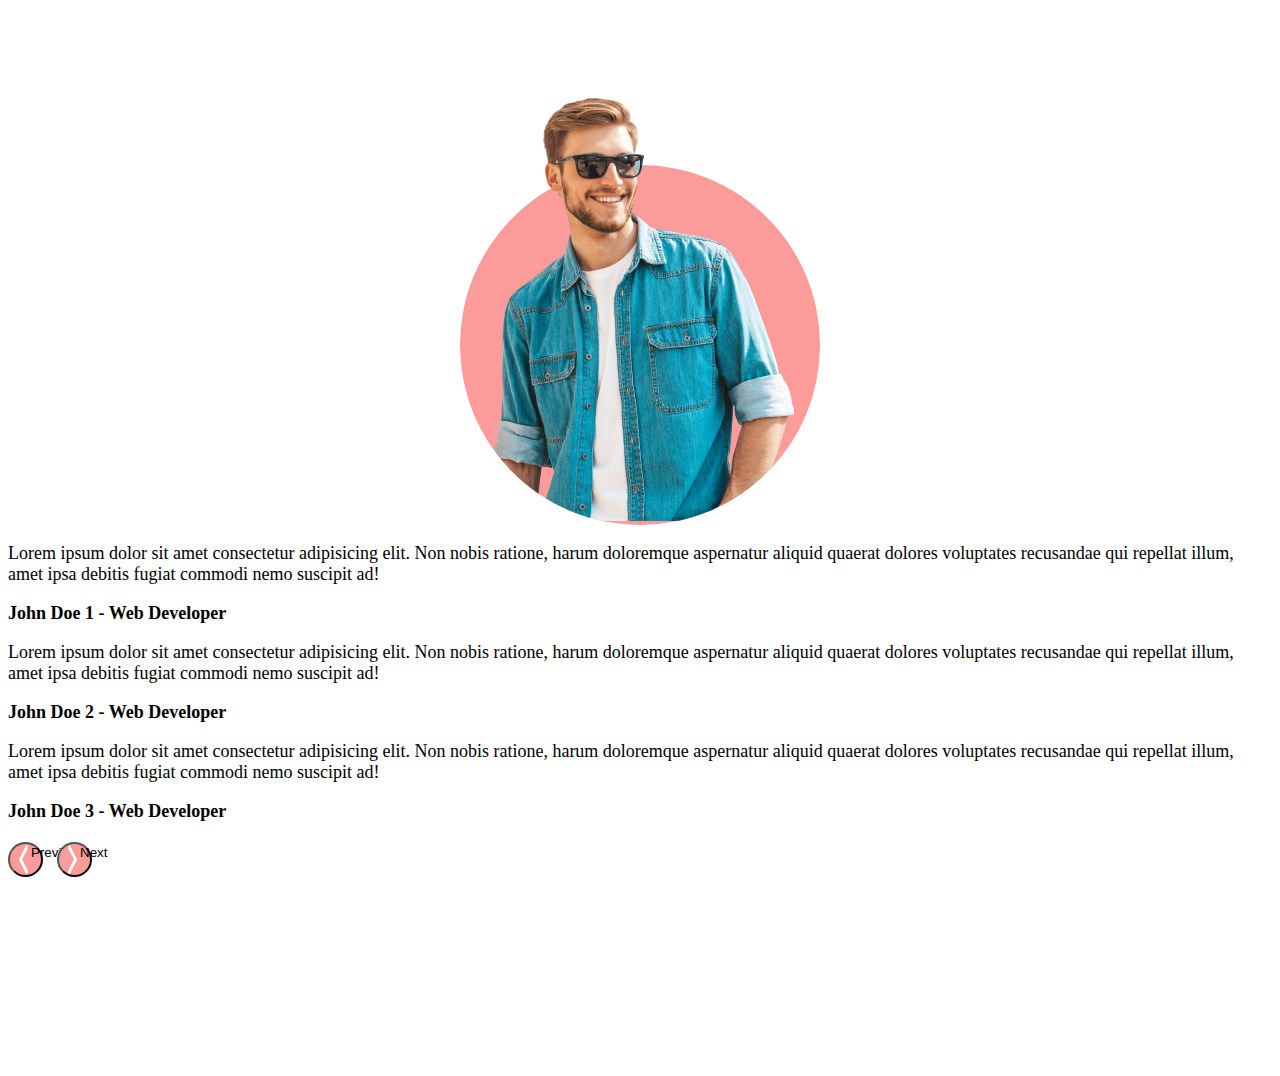
<file: message/index.html>
<!DOCTYPE html>
<html lang="en">
<head>
  <title> Testimonial Section </title>
  <meta charset="utf-8">
  <meta name="viewport" content="width=device-width, initial-scale=1">
  <!-- <link rel="stylesheet" href="css/bootstrap.min.css"> -->
  <link href="https://cdn.jsdelivr.net/npm/bootstrap@5.0.2/dist/css/bootstrap.min.css" rel="stylesheet" integrity="sha384-EVSTQN3/azprG1Anm3QDgpJLIm9Nao0Yz1ztcQTwFspd3yD65VohhpuuCOmLASjC" crossorigin="anonymous">
<script src="https://cdn.jsdelivr.net/npm/bootstrap@5.0.2/dist/js/bootstrap.bundle.min.js" integrity="sha384-MrcW6ZMFYlzcLA8Nl+NtUVF0sA7MsXsP1UyJoMp4YLEuNSfAP+JcXn/tWtIaxVXM" crossorigin="anonymous"></script>

  <style>
    
.testimonial-section{
    background-color: #ffffff;
    padding: 80px 0;
    min-height: 100vh;
}
.testi-img .img-box{
    max-width: 360px;
    margin:auto;
    text-align: center;
    position: relative;
}
.testi-img .circle{
    height: 360px;
    width: 360px;
    background-color: #fb9c9a;
    position: absolute;
    border-radius: 50%;
    left: 0;
    bottom: 0;
    transition: all 0.5s ease;
}
.testi-img .img-box-inner{
    position: relative;
    border-radius: 0 0 180px 180px;
    overflow:hidden;
}
.testi-img .img-box-inner img{
    max-width: 310px;
}
.testimonial-section .carousel-inner{
    margin-bottom: 20px;
}
.testimonial-section .carousel-control-prev{
    margin-right: 10px;
}
.testimonial-section .carousel-control-next, 
.testimonial-section .carousel-control-prev{
    position: relative;
    height: 35px;
    width: 35px;
    background-color: #fb9c9a;   
    display: inline-flex;
    border-radius: 50%;
}
.testimonial-section .carousel-control-prev img,
.testimonial-section .carousel-control-next img{
    width: 15px;
}
.testi-item h3,
.testi-item p{
    font-size: 18px;
}
.testi-item h3{
    text-transform: capitalize;
}

/* Responsive */
@media(max-width:991px){
    .testi-img .img-box{
        max-width: 300px;
    }
    .testi-img .circle{
        height: 300px;
        width: 300px;
    }
    .testi-img .img-box-inner{
        border-radius: 0 0 150px 150px;
    }
    .testi-img .img-box-inner img{
        max-width: 230px;
    }
}
@media(max-width:767px){
    .testi-img{
        margin-bottom: 25px;
    }
}
  </style>
</head>
<body>


<section class="testimonial-section d-flex align-items-center">
  <div class="container">
    <div class="row align-items-center">
      <div class="col-md-6 testi-img">
        <div class="img-box">
          <div class="circle"></div>
          <div class="img-box-inner">
            <img src="img/testimonial/1.png" alt="testi img">
          </div>
        </div>
      </div>
      <div class="col-md-6">
        <div id="myCarousel" class="carousel slide" data-bs-interval="5000" data-bs-ride="carousel">
          <div class="carousel-inner">
            <div class="carousel-item testi-item active" data-color="#fb9c9a" data-img="img/testimonial/1.png">
              <p>Lorem ipsum dolor sit amet consectetur adipisicing elit. Non nobis ratione, harum doloremque aspernatur aliquid quaerat dolores voluptates recusandae qui repellat illum, amet ipsa debitis fugiat commodi nemo suscipit ad!</p>
              <h3>john doe 1 - <span>web developer</span></h3>
            </div>
            <div class="carousel-item testi-item" data-color="#fbd39a" data-img="img/testimonial/2.png">
              <p>Lorem ipsum dolor sit amet consectetur adipisicing elit. Non nobis ratione, harum doloremque aspernatur aliquid quaerat dolores voluptates recusandae qui repellat illum, amet ipsa debitis fugiat commodi nemo suscipit ad!</p>
              <h3>john doe 2 - <span>web developer</span></h3>
            </div>
            <div class="carousel-item testi-item" data-color="#9ab0fb" data-img="img/testimonial/3.png">
              <p>Lorem ipsum dolor sit amet consectetur adipisicing elit. Non nobis ratione, harum doloremque aspernatur aliquid quaerat dolores voluptates recusandae qui repellat illum, amet ipsa debitis fugiat commodi nemo suscipit ad!</p>
              <h3>john doe 3 - <span>web developer</span></h3>
            </div>
          </div>
          <button class="carousel-control-prev" type="button" data-bs-target="#myCarousel" data-bs-slide="prev">
            <img src="img/icons/left-arrow.png" alt="prev">
            <span class="visually-hidden">Previous</span>
          </button>
          <button class="carousel-control-next" type="button" data-bs-target="#myCarousel" data-bs-slide="next">
            <img src="img/icons/right-arrow.png" alt="prev">
            <span class="visually-hidden">Next</span>
          </button>
        </div>
      </div>
    </div>
  </div>
</section>
<script>
  const myCarousel = document.getElementById('myCarousel')
  myCarousel.addEventListener('slid.bs.carousel', function () {
    const activeItem = this.querySelector(".active");
    document.querySelector(".testi-img img").src = activeItem.getAttribute("data-img");
    document.querySelector(".testi-img .circle").style.backgroundColor = activeItem.getAttribute("data-color");
  })
</script>
</body>
</html>
</file>
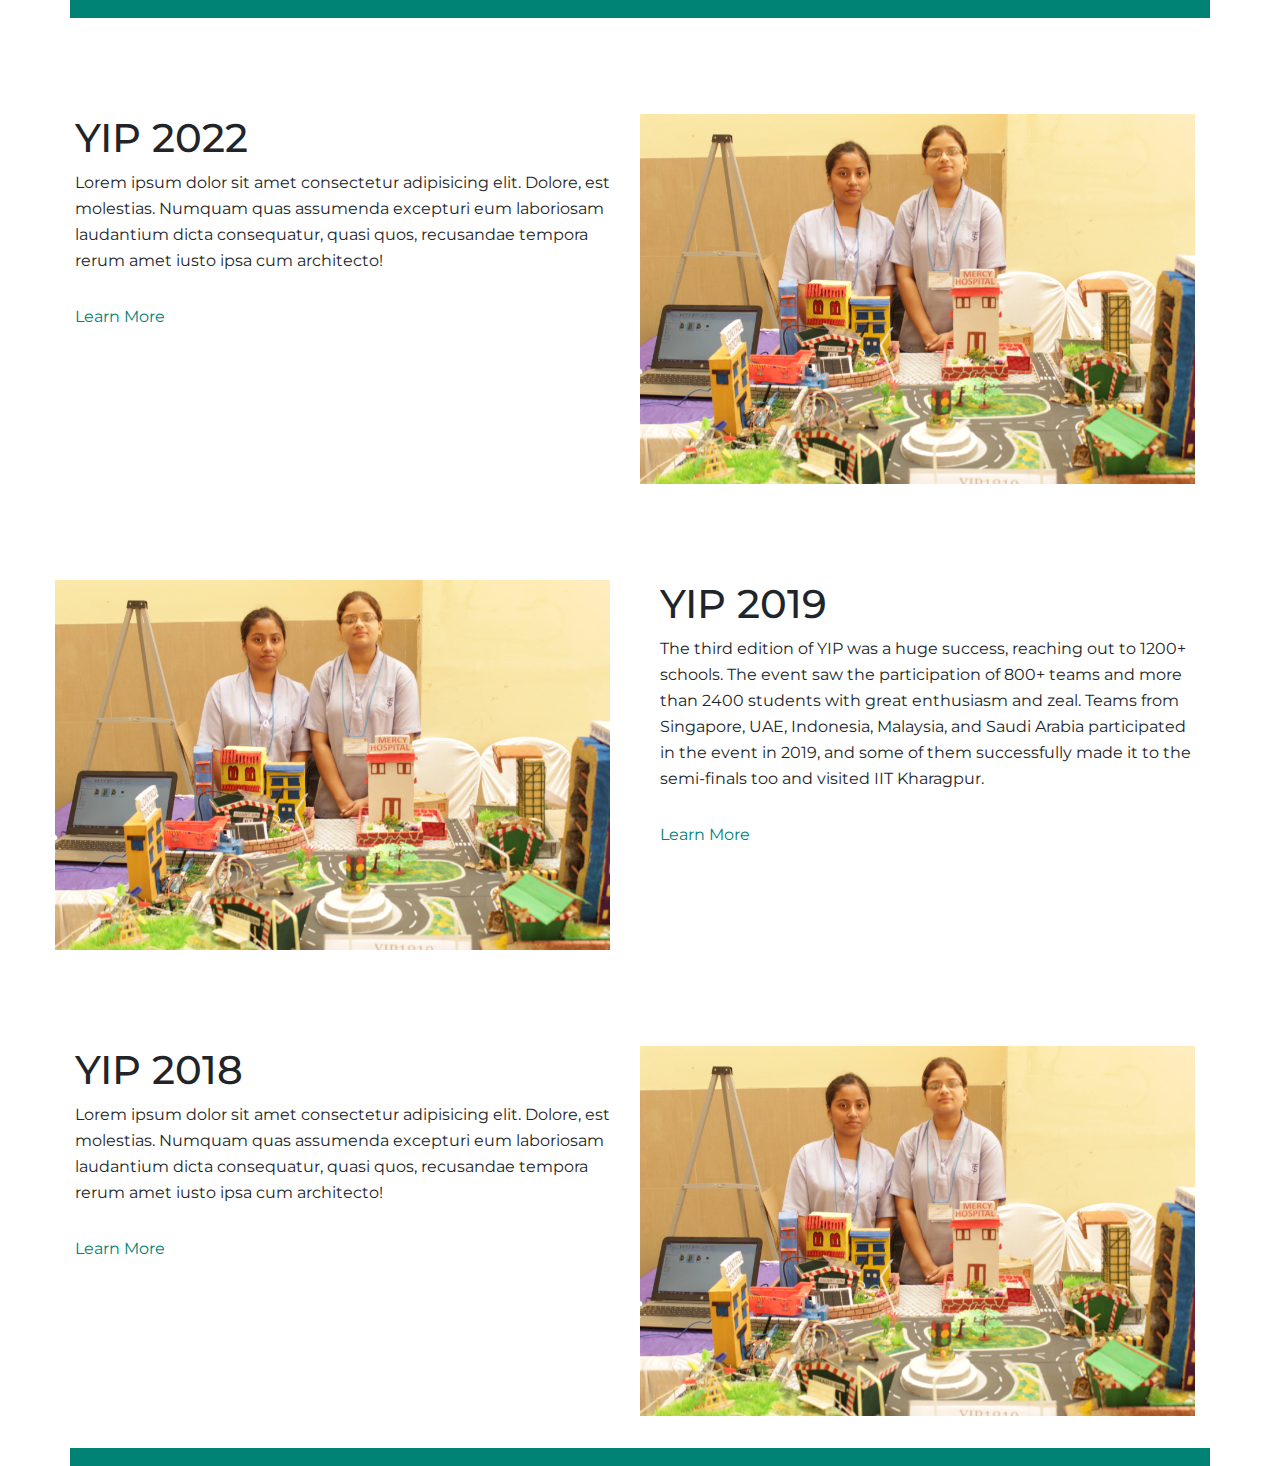
<file: prevyip.html>
<!DOCTYPE html>
<html lang="en">

<head>
    <meta charset="UTF-8">
    <meta name="viewport" content="width=device-width, initial-scale=1.0">
    <title>Document</title>
    <link rel="stylesheet" href="https://maxcdn.bootstrapcdn.com/bootstrap/4.5.2/css/bootstrap.min.css">
    <script src="https://ajax.googleapis.com/ajax/libs/jquery/3.5.1/jquery.min.js"></script>
    <script src="https://cdnjs.cloudflare.com/ajax/libs/popper.js/1.16.0/umd/popper.min.js"></script>
    <script src="https://maxcdn.bootstrapcdn.com/bootstrap/4.5.2/js/bootstrap.min.js"></script>
    <style>
        @import url("https://fonts.googleapis.com/css2?family=Montserrat:wght@300;500&display=swap");

        * {
            margin: 0;
            padding: 0;
            box-sizing: border-box;
        }
        .top_prev{
            height: 2vh;
            width: 100%;
            background-color: #008274;
        }
        .bot_prev{
            height: 2vh;
            width: 100%;
            background-color: #008274;
            margin-top: 2rem;
        }

        body {
            font-family: "Montserrat";
            width: 100%;
            min-height: 100vh;
            display: grid;
            place-items: center;
        }

        .row {
            width: 100%;
            max-width: 1170px;
            display: grid;
            grid-template-columns: repeat(2, 1fr);
            grid-gap: 50px 30px;
            margin-top: 6rem;
        }

        .row .left {
            overflow: hidden;
        }

        .row .left img {
            width: 100%;
            height: 100%;
            object-fit: cover;
        }

        .right img {
            width: 100%;
            height: 100%;
            object-fit: cover;
        }

        .row .right {
            display: flex;
            /* align-items: center; */
        }

        .content {
            padding-left: 20px;
        }

        .content p {
            font-size: 16px;
            line-height: 26px;
            padding-bottom: 15px;
        }
        a{
            color: #008274 ;
        }

        @media (max-width: 991px) {
            .row .right .content {
                padding-left: 0px;
            }
        }

        @media(max-width: 768px) {
            .row {
                width: 100%;
                grid-template-columns: 1fr;
            }
        }
    </style>
</head>

<body>
    <section>
        <div class="top_prev"></div>
        <div class="row ">
            <div class="left">
                <div class="content">
                    <h1>
                        YIP 2022
                    </h1>
                    <p>
                        Lorem ipsum dolor sit amet consectetur adipisicing elit. Dolore, est molestias. Numquam quas
                        assumenda excepturi eum laboriosam laudantium dicta consequatur, quasi quos, recusandae tempora
                        rerum amet iusto ipsa cum architecto!
                    </p>
                    <a href="yip19.pdf" target="_blank">Learn More</a>
                </div>
            </div>
            <div class="right">
                <img src="img1.jpg">

            </div>
        </div>
        <div class="row">
            <div class="left">
                <img src="img1.jpg">
            </div>
            <div class="right">
                <div class="content">
                    <h1>
                        YIP 2019
                    </h1>
                    <p>
                        The third edition of YIP was a huge success, reaching out to 1200+ schools. The event saw the
                        participation of 800+ teams and more than 2400 students with great enthusiasm and zeal. Teams
                        from Singapore, UAE, Indonesia, Malaysia, and Saudi Arabia participated in the event in 2019,
                        and some of them successfully made it to the semi-finals too and visited IIT Kharagpur.
                    </p>
                    <a href="yip19.pdf" target="_blank">Learn More</a>
                </div>
            </div>
        </div>
        <div class="row">
            <div class="left">
                <div class="content">
                    <h1>
                        YIP 2018
                    </h1>
                    <p>
                        Lorem ipsum dolor sit amet consectetur adipisicing elit. Dolore, est molestias. Numquam quas
                        assumenda excepturi eum laboriosam laudantium dicta consequatur, quasi quos, recusandae tempora
                        rerum amet iusto ipsa cum architecto!
                    </p>
                    <a href="yip18.pdf" target="_blank">Learn More</a>
                </div>
            </div>
            <div class="right">
                <img src="img1.jpg">

            </div>
        </div>
        <div class="bot_prev"></div>
    </section>
</body>

</html>
</file>
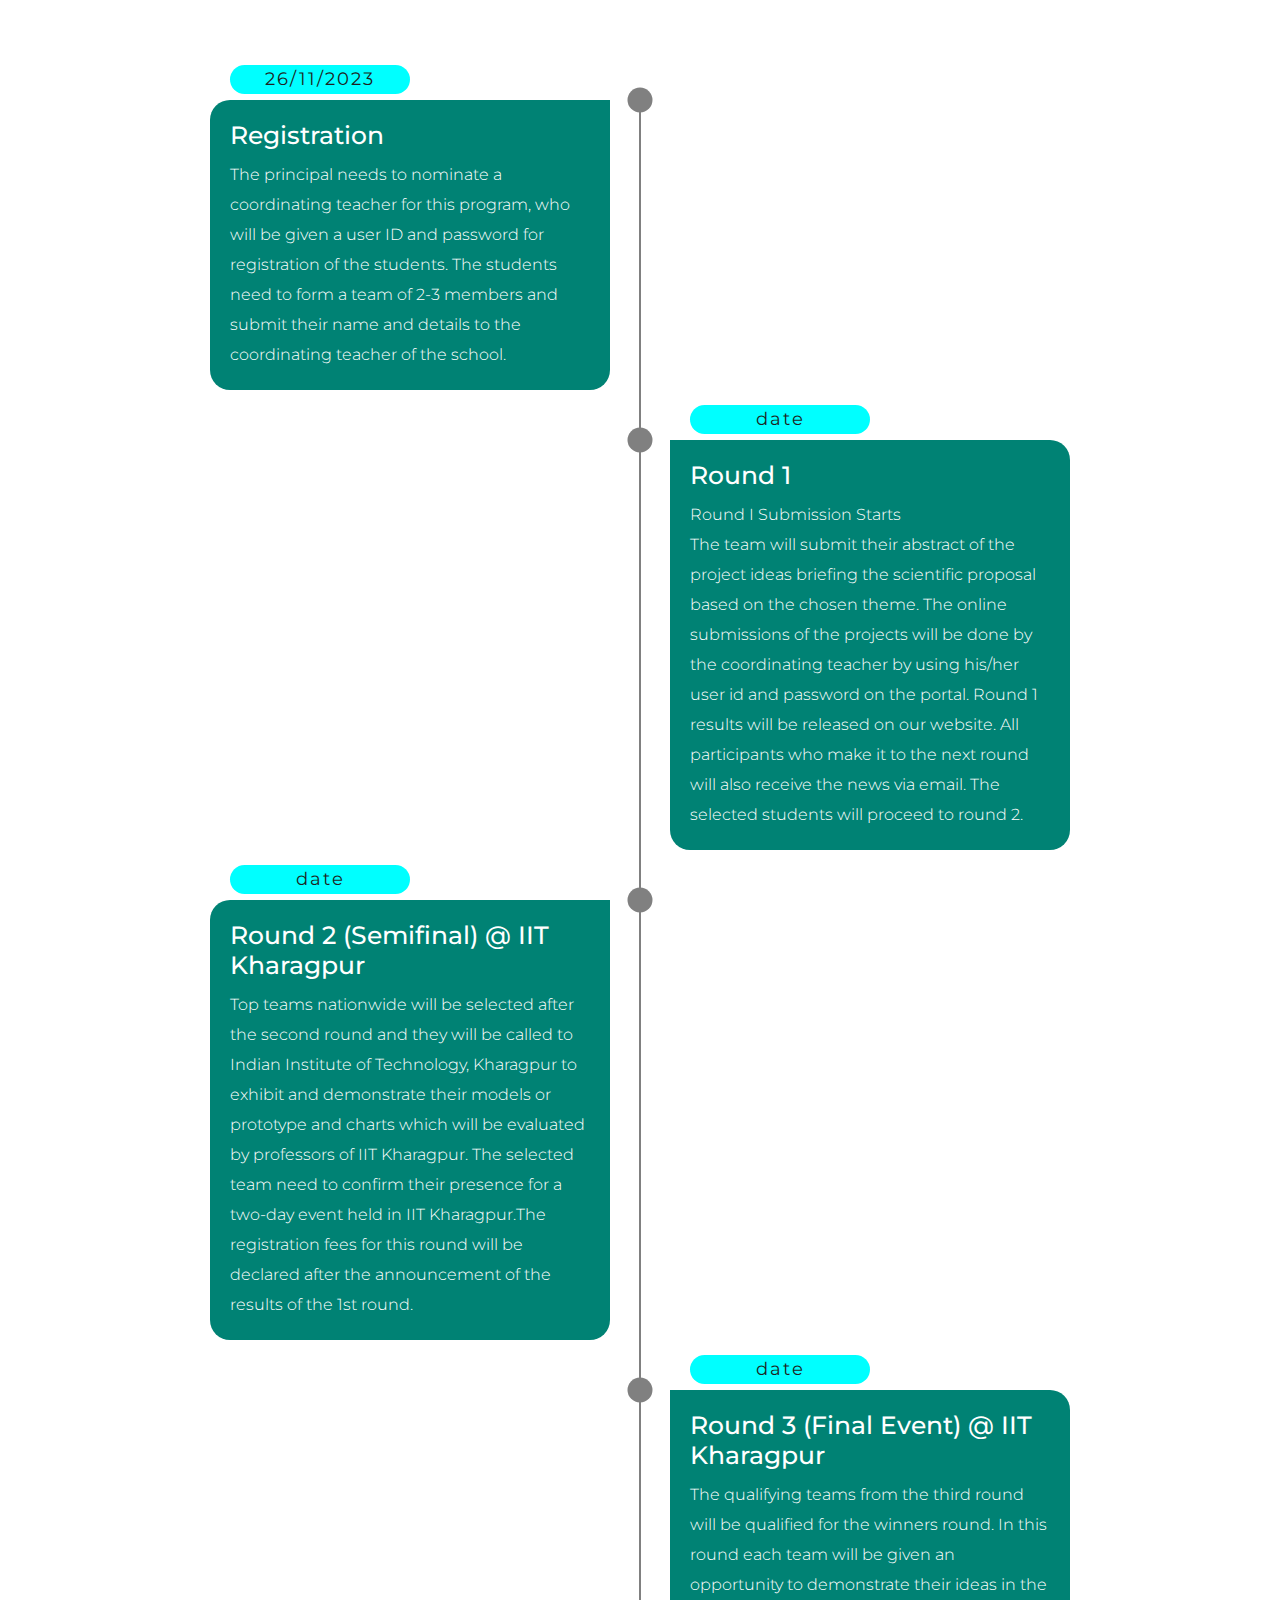
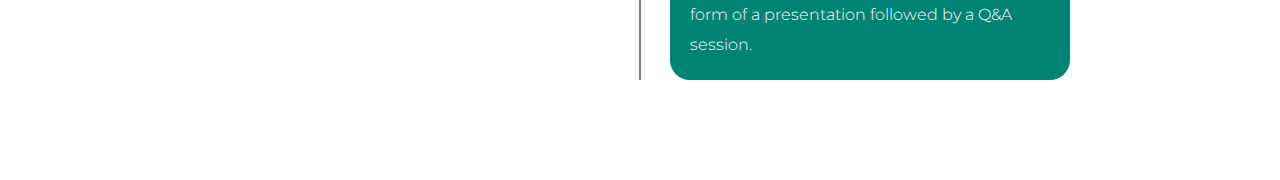
<file: timeline.html>
<!DOCTYPE html>
<html lang="en">
  <head>
    <meta charset="UTF-8">
    <meta name="viewport" content="width=device-width, initial-scale=1.0">
    <title>Document</title>
   
    <style>
        @import url("https://fonts.googleapis.com/css2?family=Montserrat:wght@300;500&display=swap");
* {
  margin: 0;
  padding: 0;
  box-sizing: border-box;
}
html {
  font-family: "Montserrat";
}
.container {
  min-height: 100vh;
  width: 100%;
  display: flex;
  align-items: center;
  justify-content: center;
  padding: 100px 0;
  background-color: white;
}
.timeline {
  width: 80%;
  height: auto;
  max-width: 800px;
  margin: 0 auto;
  position: relative;
}

.timeline ul {
  list-style: none;
}
.timeline ul li {
  padding: 20px;
  background-color: #008274;
  color: white;
  border-radius: 10px;
  margin-bottom: 20px;
}
.timeline ul li:last-child {
  margin-bottom: 0;
}
.timeline-content h1 {
  font-weight: 500;
  font-size: 25px;
  line-height: 30px;
  margin-bottom: 10px;
}
.timeline-content p {
  font-size: 16px;
  line-height: 30px;
  font-weight: 300;
}
.timeline-content .date {
  width: 45%;
  height: 1.8rem;
  display: flex;
  justify-content: center;
  align-items: center;
  font-size: 18px;
  font-weight: 400;
  margin-bottom: 10px;
  letter-spacing: 2px;
  color: #1e1f22;
  background-color: cyan;
  border-radius: 1rem;
}
@media only screen and (min-width: 768px) {
  .timeline:before {
    content: "";
    position: absolute;
    top: 0;
    left: 50%;
    transform: translateX(-50%);
    width: 2px;
    height: 100%;
    background-color: gray;
  }
  .timeline ul li {
    width: 50%;
    position: relative;
    margin-bottom: 50px;
  }
  .timeline ul li:nth-child(odd) {
    float: left;
    clear: right;
    transform: translateX(-30px);
    border-radius: 20px 0px 20px 20px;
  }
  .timeline ul li:nth-child(even) {
    float: right;
    clear: left;
    transform: translateX(30px);
    border-radius: 0px 20px 20px 20px;
  }
  .timeline ul li::before {
    content: "";
    position: absolute;
    height: 25px;
    width: 25px;
    border-radius: 50%;
    background-color: gray;
    top: 0px;
  }
  .timeline ul li:nth-child(odd)::before {
    transform: translate(50%, -50%);
    right: -30px;
  }
  .timeline ul li:nth-child(even)::before {
    transform: translate(-50%, -50%);
    left: -30px;
  }
  .timeline-content .date {
    position: absolute;
    top: -35px;
    color: #1e1f22;
  }
  .timeline ul li:hover::before {
    background-color: aqua;
  }
}


    </style>
</head>
<body>
    <div class="container">
        <div class="timeline">
          <ul>
            <li>
              <div class="timeline-content">
                <h3 class="date">26/11/2023 </h3>
                <h1>Registration</h1>
                <p>The principal needs to nominate a coordinating teacher for this program, who will be given a user ID and password for registration of the students. The students need to form a team of 2-3 members and submit their name and details to the coordinating teacher of the school.</p>
              </div>
            </li>
            <li>
              <div class="timeline-content">
                <h3 class="date">date </h3>
                <h1>Round 1</h1>
                <p>Round I Submission Starts<br>
                  The team will submit their abstract of the project ideas briefing the scientific proposal based on the chosen theme. The online submissions of the projects will be done by the coordinating teacher by using his/her user id and password on the portal. Round 1 results will be released on our website. All participants who make it to the next round will also receive the news via email. The selected students will proceed to round 2.</p>
              </div>
            </li>
            <li>
              <div class="timeline-content">
                <h3 class="date">date </h3>
                <h1>Round 2 (Semifinal) @ IIT Kharagpur</h1>
                <p>Top teams nationwide will be selected after the second round and they will be called to Indian Institute of Technology, Kharagpur to exhibit and demonstrate their models or prototype and charts which will be evaluated by professors of IIT Kharagpur. The selected team need to confirm their presence for a two-day event held in IIT Kharagpur.The registration fees for this round will be declared after the announcement of the results of the 1st round.</p>
              </div>
            </li>
            <li>
              <div class="timeline-content">
                <h3 class="date">date </h3>
                <h1>Round 3 (Final Event) @ IIT Kharagpur</h1>
                <p>The qualifying teams from the third round will be qualified for the winners round. In this round each team will be given an opportunity to demonstrate their ideas in the form of a presentation followed by a Q&A session.</p>
              </div>
            </li>
          </ul>
        </div>
      </div>
</body>
</html>
</file>
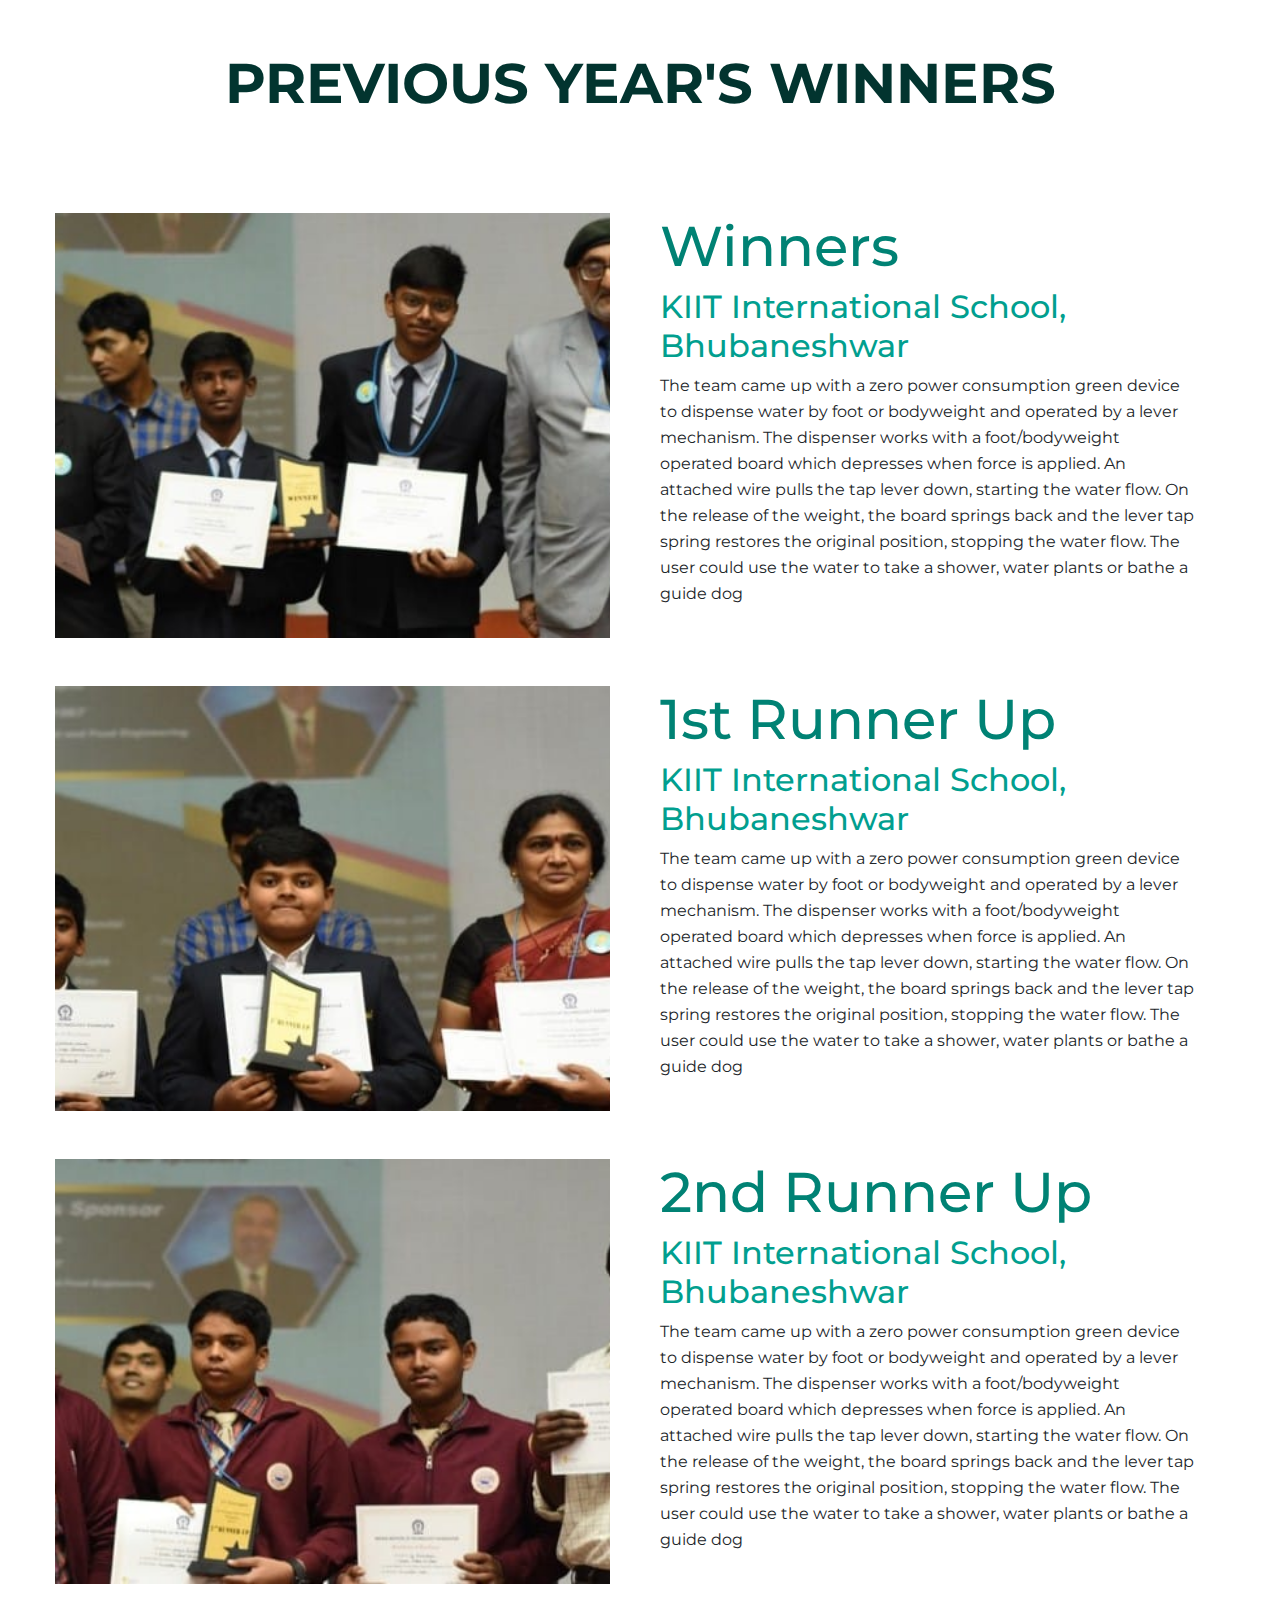
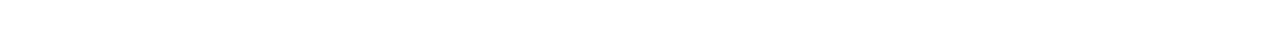
<file: winners.html>
<!DOCTYPE html>
<html lang="en">

<head>
  <meta charset="UTF-8">
  <meta name="viewport" content="width=device-width, initial-scale=1.0">
  <title>Document</title>
  <link rel="stylesheet" href="https://maxcdn.bootstrapcdn.com/bootstrap/4.5.2/css/bootstrap.min.css">
  <script src="https://ajax.googleapis.com/ajax/libs/jquery/3.5.1/jquery.min.js"></script>
  <script src="https://cdnjs.cloudflare.com/ajax/libs/popper.js/1.16.0/umd/popper.min.js"></script>
  <script src="https://maxcdn.bootstrapcdn.com/bootstrap/4.5.2/js/bootstrap.min.js"></script>
  <style>
    @import url("https://fonts.googleapis.com/css2?family=Montserrat:wght@300;500&display=swap");

    * {
      margin: 0;
      padding: 0;
      box-sizing: border-box;
    }

    body {
      font-family: "Montserrat";
      width: 100%;
      min-height: 100vh;
      display: grid;
      place-items: center;
      /* background-color: #99CCCC; */
    }
    .heading_win{
      margin-top: 50px;
      color: #02342f;
      font-weight: 700;
    }
    h1{
      font-size: 3.5rem;
    }

    .row {
      width: 100%;
      max-width: 1170px;
      display: grid;
      grid-template-columns: repeat(2, 1fr);
      grid-gap: 50px 30px;
      margin-top: 6rem;
    }

    .row .left {
      overflow: hidden;
    }

    .row .left img {
      width: 100%;
      height: 100%;
      object-fit: cover;
    }

    .right img {
      width: 100%;
      height: 100%;
      object-fit: cover;
    }

    .row .right {
      display: flex;
      /* align-items: center; */
    }

    .content {
      padding-left: 20px;
    }
    .content h1{
      color: #008274;
    }
    .content h2{
      color: #019f8f;
    }

    .content p {
      font-size: 16px;
      line-height: 26px;
      padding-bottom: 15px;
    }

    a {
      color: #008274;
    }

    @media (max-width: 991px) {
      .row .right .content {
        padding-left: 0px;
      }
    }

    @media(max-width: 768px) {
      .row {
        width: 100%;
        grid-template-columns: 1fr;
      }
    }
  </style>
</head>

<body>
  <section>
    <!-- <div class=" row"> -->
      <h1 class="text-center heading_win">PREVIOUS YEAR'S WINNERS</h1>
      <!-- <img src="yip_logo.png" alt=""> -->
    <!-- </div> -->
    
    <div class="row">
      <div class="left">
        <img src="winner1.jpeg">
      </div>
      <div class="right ">
        <div class="content">
          <h1>
            Winners
          </h1>
          <h2>KIIT International School, Bhubaneshwar</h2>
          <p>
            The team came up with a zero power consumption green device to dispense water by foot or bodyweight and
            operated by a lever mechanism. The dispenser works with a foot/bodyweight operated board which depresses
            when force is applied. An attached wire pulls the tap lever down, starting the water flow. On the release of
            the weight, the board springs back and the lever tap spring restores the original position, stopping the
            water flow. The user could use the water to take a shower, water plants or bathe a guide dog
          </p>
        </div>
      </div>
    </div>
    <div class="row my-5">
      <div class="left">
        <img src="w2.jpeg">
      </div>
      <div class="right">
        <div class="content">
          <h1>
              1st Runner Up
          </h1>
          <h2>KIIT International School, Bhubaneshwar</h2>
          <p>
            The team came up with a zero power consumption green device to dispense water by foot or bodyweight and
            operated by a lever mechanism. The dispenser works with a foot/bodyweight operated board which depresses
            when force is applied. An attached wire pulls the tap lever down, starting the water flow. On the release of
            the weight, the board springs back and the lever tap spring restores the original position, stopping the
            water flow. The user could use the water to take a shower, water plants or bathe a guide dog
          </p>
        </div>
      </div>
    </div>
    <div class="row my-5">
      <div class="left">
        <img src="w3.jpeg">
      </div>
      <div class="right">
        <div class="content">
          <h1>
            2nd Runner Up
          </h1>
          <h2>KIIT International School, Bhubaneshwar</h2>
          <p>
            The team came up with a zero power consumption green device to dispense water by foot or bodyweight and
            operated by a lever mechanism. The dispenser works with a foot/bodyweight operated board which depresses
            when force is applied. An attached wire pulls the tap lever down, starting the water flow. On the release of
            the weight, the board springs back and the lever tap spring restores the original position, stopping the
            water flow. The user could use the water to take a shower, water plants or bathe a guide dog
          </p>
        </div>
      </div>
    </div>

  </section>
</body>

</html>
</file>
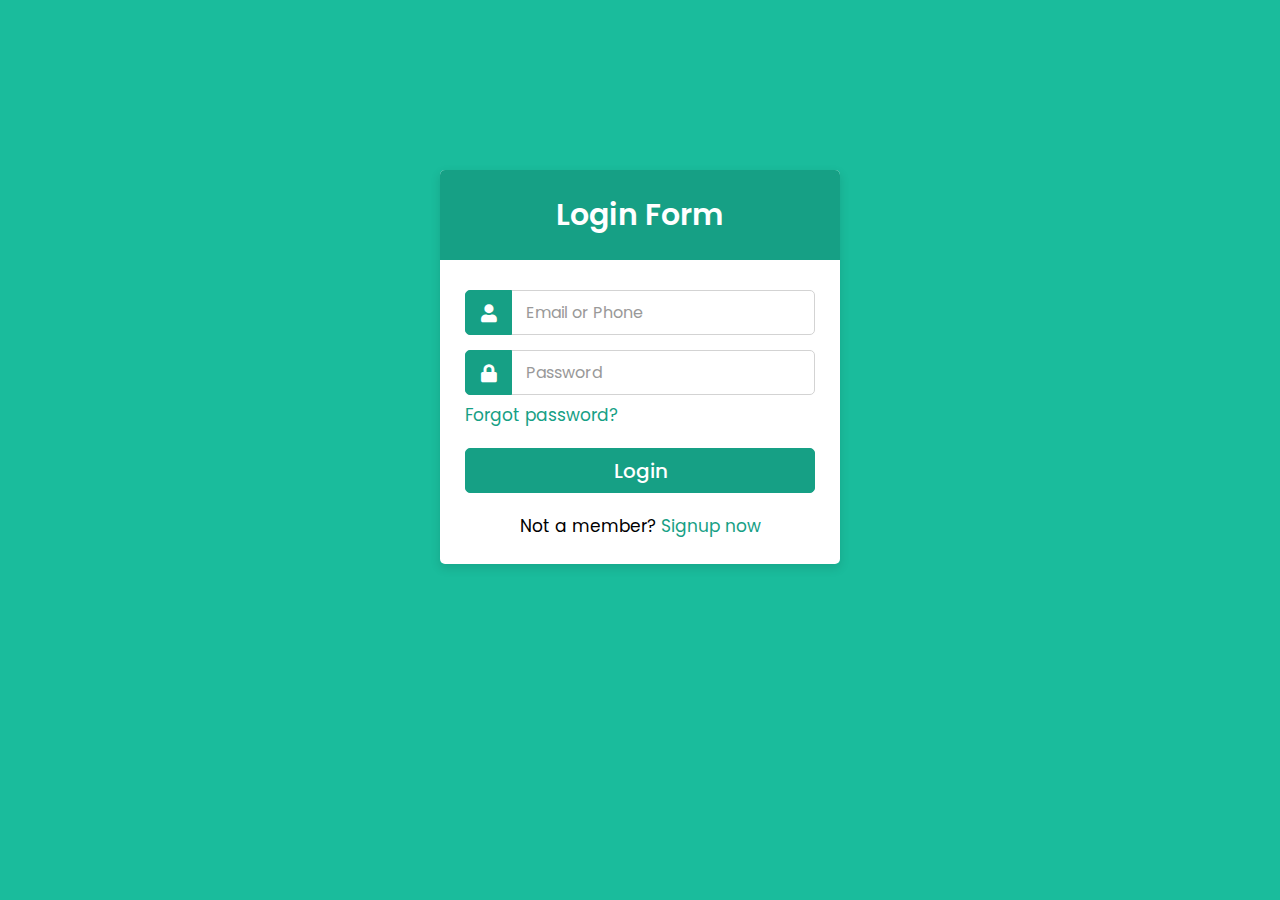
<file: form/login.html>
<!DOCTYPE html>
<html lang="en" dir="ltr">
  <head>
    <meta charset="utf-8">
    <meta name="viewport" content="width=device-width, initial-scale=1.0">
     <title>Login Form</title> 
  <style>
    @import url('https://fonts.googleapis.com/css2?family=Poppins:wght@200;300;400;500;600;700&display=swap');
*{
  margin: 0;
  padding: 0;
  box-sizing: border-box;
  font-family: 'Poppins',sans-serif;
}
body{
  background: #1abc9c;
  overflow: hidden;
}
::selection{
  background: rgba(26,188,156,0.3);
}
.container{
  max-width: 440px;
  padding: 0 20px;
  margin: 170px auto;
}
.wrapper{
  width: 100%;
  background: #fff;
  border-radius: 5px;
  box-shadow: 0px 4px 10px 1px rgba(0,0,0,0.1);
}
.wrapper .title{
  height: 90px;
  background: #16a085;
  border-radius: 5px 5px 0 0;
  color: #fff;
  font-size: 30px;
  font-weight: 600;
  display: flex;
  align-items: center;
  justify-content: center;
}
.wrapper form{
  padding: 30px 25px 25px 25px;
}
.wrapper form .row{
  height: 45px;
  margin-bottom: 15px;
  position: relative;
}
.wrapper form .row input{
  height: 100%;
  width: 100%;
  outline: none;
  padding-left: 60px;
  border-radius: 5px;
  border: 1px solid lightgrey;
  font-size: 16px;
  transition: all 0.3s ease;
}
form .row input:focus{
  border-color: #16a085;
  box-shadow: inset 0px 0px 2px 2px rgba(26,188,156,0.25);
}
form .row input::placeholder{
  color: #999;
}
.wrapper form .row i{
  position: absolute;
  width: 47px;
  height: 100%;
  color: #fff;
  font-size: 18px;
  background: #16a085;
  border: 1px solid #16a085;
  border-radius: 5px 0 0 5px;
  display: flex;
  align-items: center;
  justify-content: center;
}
.wrapper form .pass{
  margin: -8px 0 20px 0;
}
.wrapper form .pass a{
  color: #16a085;
  font-size: 17px;
  text-decoration: none;
}
.wrapper form .pass a:hover{
  text-decoration: underline;
}
.wrapper form .button input{
  color: #fff;
  font-size: 20px;
  font-weight: 500;
  padding-left: 0px;
  background: #16a085;
  border: 1px solid #16a085;
  cursor: pointer;
}
form .button input:hover{
  background: #12876f;
}
.wrapper form .signup-link{
  text-align: center;
  margin-top: 20px;
  font-size: 17px;
}
.wrapper form .signup-link a{
  color: #16a085;
  text-decoration: none;
}
form .signup-link a:hover{
  text-decoration: underline;
}
  </style>
    <link rel="stylesheet" href="https://cdnjs.cloudflare.com/ajax/libs/font-awesome/5.15.2/css/all.min.css"/>
  </head>
  <body>
    <div class="container">
      <div class="wrapper">
        <div class="title"><span>Login Form</span></div>
        <form action="#">
          <div class="row">
            <i class="fas fa-user"></i>
            <input type="text" placeholder="Email or Phone" required>
          </div>
          <div class="row">
            <i class="fas fa-lock"></i>
            <input type="password" placeholder="Password" required>
          </div>
          <div class="pass"><a href="#">Forgot password?</a></div>
          <div class="row button">
            <input type="submit" value="Login">
          </div>
          <div class="signup-link">Not a member? <a href="./form.html">Signup now</a></div>
        </form>
      </div>
    </div>

  </body>
</html>
</file>
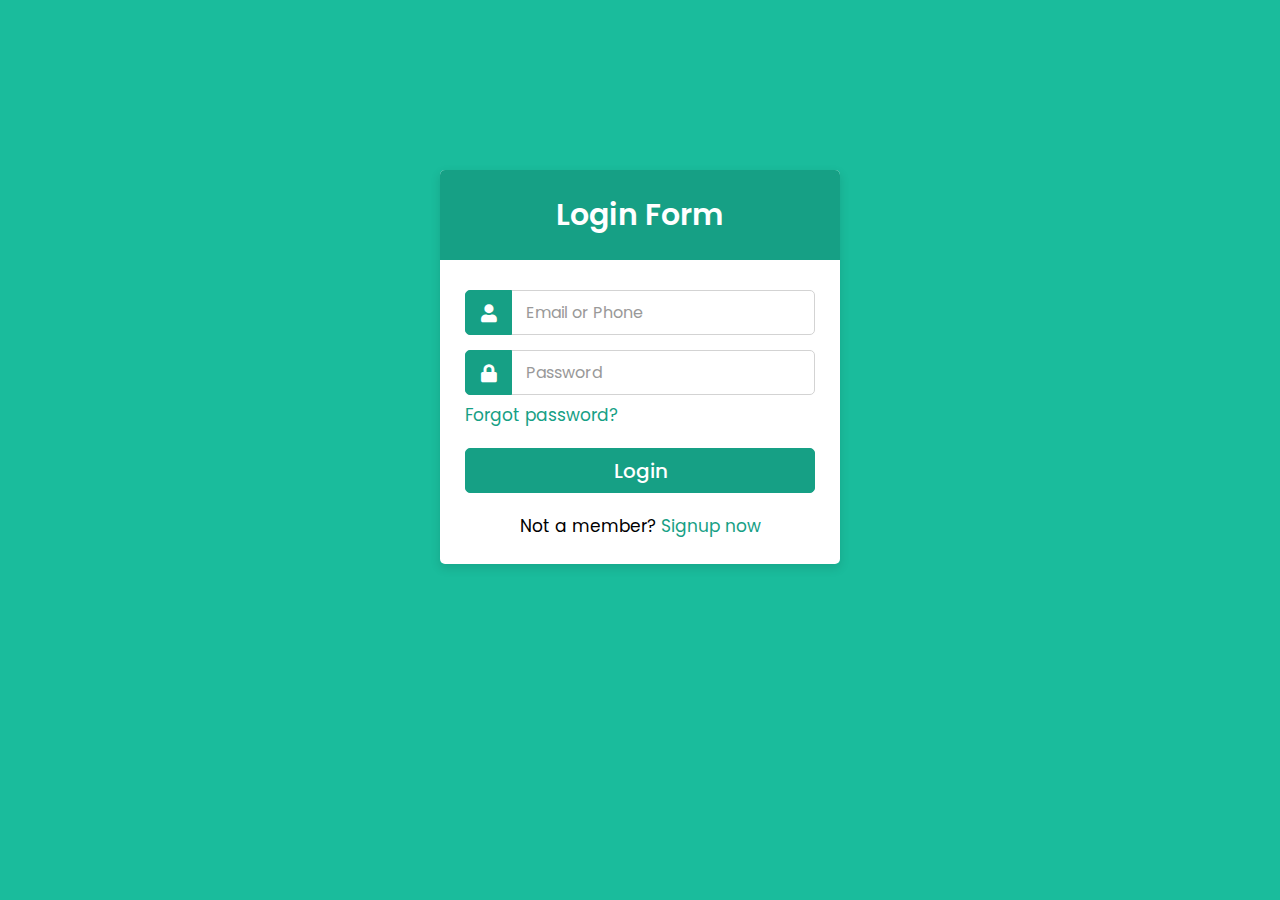
<file: main_yip/login.html>
<!DOCTYPE html>
<!-- Created By CodingLab - www.codinglabweb.com -->
<html lang="en" dir="ltr">
  <head>
    <meta charset="utf-8">
    <meta name="viewport" content="width=device-width, initial-scale=1.0">
     <title>Login Form | CodingLab</title> 
  <style>
    @import url('https://fonts.googleapis.com/css2?family=Poppins:wght@200;300;400;500;600;700&display=swap');
*{
  margin: 0;
  padding: 0;
  box-sizing: border-box;
  font-family: 'Poppins',sans-serif;
}
body{
  background: #1abc9c;
  overflow: hidden;
}
::selection{
  background: rgba(26,188,156,0.3);
}
.container{
  max-width: 440px;
  padding: 0 20px;
  margin: 170px auto;
}
.wrapper{
  width: 100%;
  background: #fff;
  border-radius: 5px;
  box-shadow: 0px 4px 10px 1px rgba(0,0,0,0.1);
}
.wrapper .title{
  height: 90px;
  background: #16a085;
  border-radius: 5px 5px 0 0;
  color: #fff;
  font-size: 30px;
  font-weight: 600;
  display: flex;
  align-items: center;
  justify-content: center;
}
.wrapper form{
  padding: 30px 25px 25px 25px;
}
.wrapper form .row{
  height: 45px;
  margin-bottom: 15px;
  position: relative;
}
.wrapper form .row input{
  height: 100%;
  width: 100%;
  outline: none;
  padding-left: 60px;
  border-radius: 5px;
  border: 1px solid lightgrey;
  font-size: 16px;
  transition: all 0.3s ease;
}
form .row input:focus{
  border-color: #16a085;
  box-shadow: inset 0px 0px 2px 2px rgba(26,188,156,0.25);
}
form .row input::placeholder{
  color: #999;
}
.wrapper form .row i{
  position: absolute;
  width: 47px;
  height: 100%;
  color: #fff;
  font-size: 18px;
  background: #16a085;
  border: 1px solid #16a085;
  border-radius: 5px 0 0 5px;
  display: flex;
  align-items: center;
  justify-content: center;
}
.wrapper form .pass{
  margin: -8px 0 20px 0;
}
.wrapper form .pass a{
  color: #16a085;
  font-size: 17px;
  text-decoration: none;
}
.wrapper form .pass a:hover{
  text-decoration: underline;
}
.wrapper form .button input{
  color: #fff;
  font-size: 20px;
  font-weight: 500;
  padding-left: 0px;
  background: #16a085;
  border: 1px solid #16a085;
  cursor: pointer;
}
form .button input:hover{
  background: #12876f;
}
.wrapper form .signup-link{
  text-align: center;
  margin-top: 20px;
  font-size: 17px;
}
.wrapper form .signup-link a{
  color: #16a085;
  text-decoration: none;
}
form .signup-link a:hover{
  text-decoration: underline;
}
  </style>
    <link rel="stylesheet" href="https://cdnjs.cloudflare.com/ajax/libs/font-awesome/5.15.2/css/all.min.css"/>
  </head>
  <body>
    <div class="container">
      <div class="wrapper">
        <div class="title"><span>Login Form</span></div>
        <form action="#">
          <div class="row">
            <i class="fas fa-user"></i>
            <input type="text" placeholder="Email or Phone" required>
          </div>
          <div class="row">
            <i class="fas fa-lock"></i>
            <input type="password" placeholder="Password" required>
          </div>
          <div class="pass"><a href="#">Forgot password?</a></div>
          <div class="row button">
            <input type="submit" value="Login">
          </div>
          <div class="signup-link">Not a member? <a href="./form.html">Signup now</a></div>
        </form>
      </div>
    </div>

  </body>
</html>
</file>
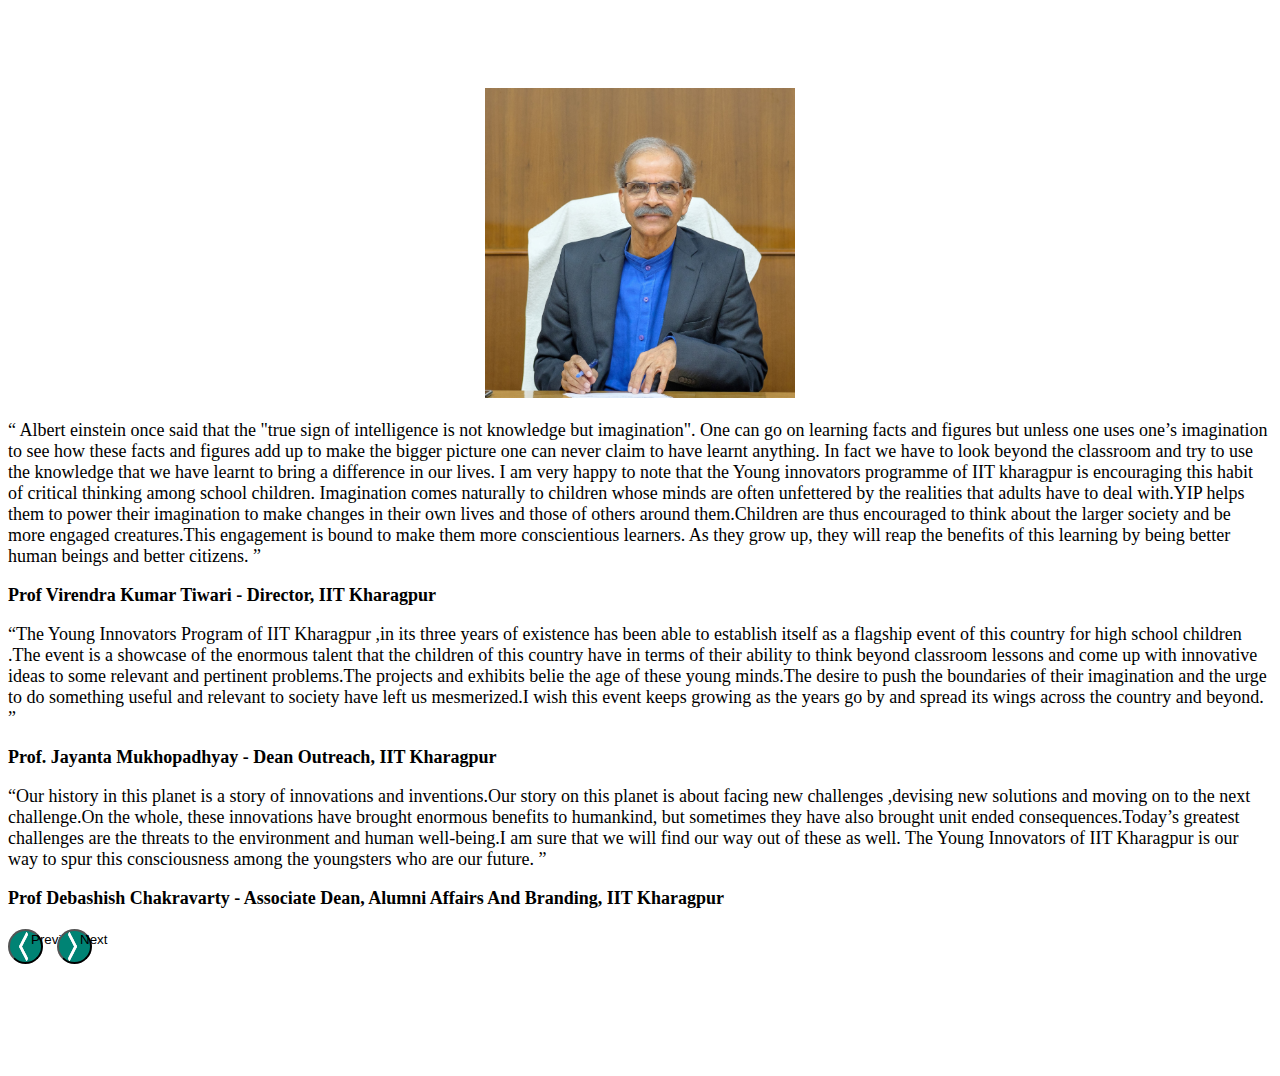
<file: main_yip/message.html>
<!DOCTYPE html>
<html lang="en">

<head>
  <title> Message </title>
  <meta charset="utf-8">
  <meta name="viewport" content="width=device-width, initial-scale=1">
  <!-- <link rel="stylesheet" href="css/bootstrap.min.css"> -->
  <link href="https://cdn.jsdelivr.net/npm/bootstrap@5.0.2/dist/css/bootstrap.min.css" rel="stylesheet"
    integrity="sha384-EVSTQN3/azprG1Anm3QDgpJLIm9Nao0Yz1ztcQTwFspd3yD65VohhpuuCOmLASjC" crossorigin="anonymous">
  <script src="https://cdn.jsdelivr.net/npm/bootstrap@5.0.2/dist/js/bootstrap.bundle.min.js"
    integrity="sha384-MrcW6ZMFYlzcLA8Nl+NtUVF0sA7MsXsP1UyJoMp4YLEuNSfAP+JcXn/tWtIaxVXM"
    crossorigin="anonymous"></script>

  <style>
    .testimonial-section {
      background-color: #ffffff;
      padding: 80px 0;
      min-height: 100vh;
    }

    .testi-img .img-box {
      max-width: 360px;
      margin: auto;
      text-align: center;
      position: relative;
    }

    .testi-img .circle {
      height: 360px;
      width: 360px;
      /* background-color: #fb9c9a; */
      position: absolute;
      border-radius: 50%;
      left: 0;
      bottom: 0;
      transition: all 0.5s ease;
    }

    .testi-img .img-box-inner {
      position: relative;
      /* border-radius: 0 0 180px 180px; */
      overflow: hidden;
    }

    .testi-img .img-box-inner img {
      max-width: 310px;
    }

    .testimonial-section .carousel-inner {
      margin-bottom: 20px;
    }

    .testimonial-section .carousel-control-prev {
      margin-right: 10px;
    }

    .testimonial-section .carousel-control-next,
    .testimonial-section .carousel-control-prev {
      position: relative;
      height: 35px;
      width: 35px;
      background-color: #008374;
      display: inline-flex;
      border-radius: 50%;
    }

    .testimonial-section .carousel-control-prev img,
    .testimonial-section .carousel-control-next img {
      width: 15px;
    }

    .testi-item h3,
    .testi-item p {
      font-size: 18px;
    }

    .testi-item h3 {
      text-transform: capitalize;
    }

    /* Responsive */
    @media(max-width:991px) {
      .testi-img .img-box {
        max-width: 300px;
      }

      .testi-img .circle {
        height: 300px;
        width: 300px;
      }

      .testi-img .img-box-inner {
        /* border-radius: 0 0 150px 150px; */
      }

      .testi-img .img-box-inner img {
        max-width: 230px;
      }
    }

    @media(max-width:767px) {
      .testi-img {
        margin-bottom: 25px;
      }
    }
  </style>
</head>

<body>


  <section class="testimonial-section d-flex align-items-center">
    <div class="container">
      <div class="row align-items-center">
        <div class="col-md-6 testi-img">
          <div class="img-box">
            <div class="circle"></div>
            <div class="img-box-inner">
              <img src="./assets/m1.jpg" alt="testi img">
            </div>
          </div>
        </div>
        <div class="col-md-6">
          <div id="myCarousel" class="carousel slide" data-bs-interval="5000" data-bs-ride="carousel">
            <div class="carousel-inner">
              <div class="carousel-item testi-item active" data-img="./assets/m1.jpg">
                <p>“ Albert einstein once said that the "true sign of intelligence is not knowledge but imagination".
                  One can go on learning facts and figures but unless one uses one’s imagination to see how these facts
                  and figures add up to make the bigger picture one can never claim to have learnt anything. In fact we
                  have to look beyond the classroom and try to use the knowledge that we have learnt to bring a
                  difference in our lives. I am very happy to note that the Young innovators programme of IIT kharagpur
                  is encouraging this habit of critical thinking among school children. Imagination comes naturally to
                  children whose minds are often unfettered by the realities that adults have to deal with.YIP helps
                  them to power their imagination to make changes in their own lives and those of others around
                  them.Children are thus encouraged to think about the larger society and be more engaged creatures.This
                  engagement is bound to make them more conscientious learners. As they grow up, they will reap the
                  benefits of this learning by being better human beings and better citizens. ”</p>
                <h3>Prof Virendra Kumar Tiwari - <span>Director, IIT Kharagpur</span></h3>
              </div>
              <div class="carousel-item testi-item" data-img="./assets/m2.jpg">
                <p>“The Young Innovators Program of IIT Kharagpur ,in its three years of existence has been able to
                  establish itself as a flagship event of this country for high school children .The event is a showcase
                  of the enormous talent that the children of this country have in terms of their ability to think
                  beyond classroom lessons and come up with innovative ideas to some relevant and pertinent problems.The
                  projects and exhibits belie the age of these young minds.The desire to push the boundaries of their
                  imagination and the urge to do something useful and relevant to society have left us mesmerized.I wish
                  this event keeps growing as the years go by and spread its wings across the country and beyond. ”</p>
                <h3>Prof. Jayanta Mukhopadhyay - <span>Dean Outreach, IIT Kharagpur</span></h3>
              </div>
              <div class="carousel-item testi-item" data-img="./assets/m3.jpg">
                <p>“Our history in this planet is a story of innovations and inventions.Our story on this planet is
                  about facing new challenges ,devising new solutions and moving on to the next challenge.On the whole,
                  these innovations have brought enormous benefits to humankind, but sometimes they have also brought
                  unit ended consequences.Today’s greatest challenges are the threats to the environment and human
                  well-being.I am sure that we will find our way out of these as well. The Young Innovators of IIT
                  Kharagpur is our way to spur this consciousness among the youngsters who are our future. ”</p>
                <h3>Prof Debashish Chakravarty - <span>Associate Dean, Alumni Affairs and Branding, IIT Kharagpur</span>
                </h3>
              </div>
            </div>
            <button class="carousel-control-prev" type="button" data-bs-target="#myCarousel" data-bs-slide="prev">
              <img src="./assets/left-arrow.png" alt="prev">
              <span class="visually-hidden">Previous</span>
            </button>
            <button class="carousel-control-next" type="button" data-bs-target="#myCarousel" data-bs-slide="next">
              <img src="./assets/right-arrow.png" alt="prev">
              <span class="visually-hidden">Next</span>
            </button>
          </div>
        </div>
      </div>
    </div>
  </section>

  <script>
    const myCarousel = document.getElementById('myCarousel')
    myCarousel.addEventListener('slid.bs.carousel', function () {
      const activeItem = this.querySelector(".active");
      document.querySelector(".testi-img img").src = activeItem.getAttribute("data-img");
      document.querySelector(".testi-img .circle").style.backgroundColor = activeItem.getAttribute("data-color");
    })
  </script>
</body>

</html>
</file>
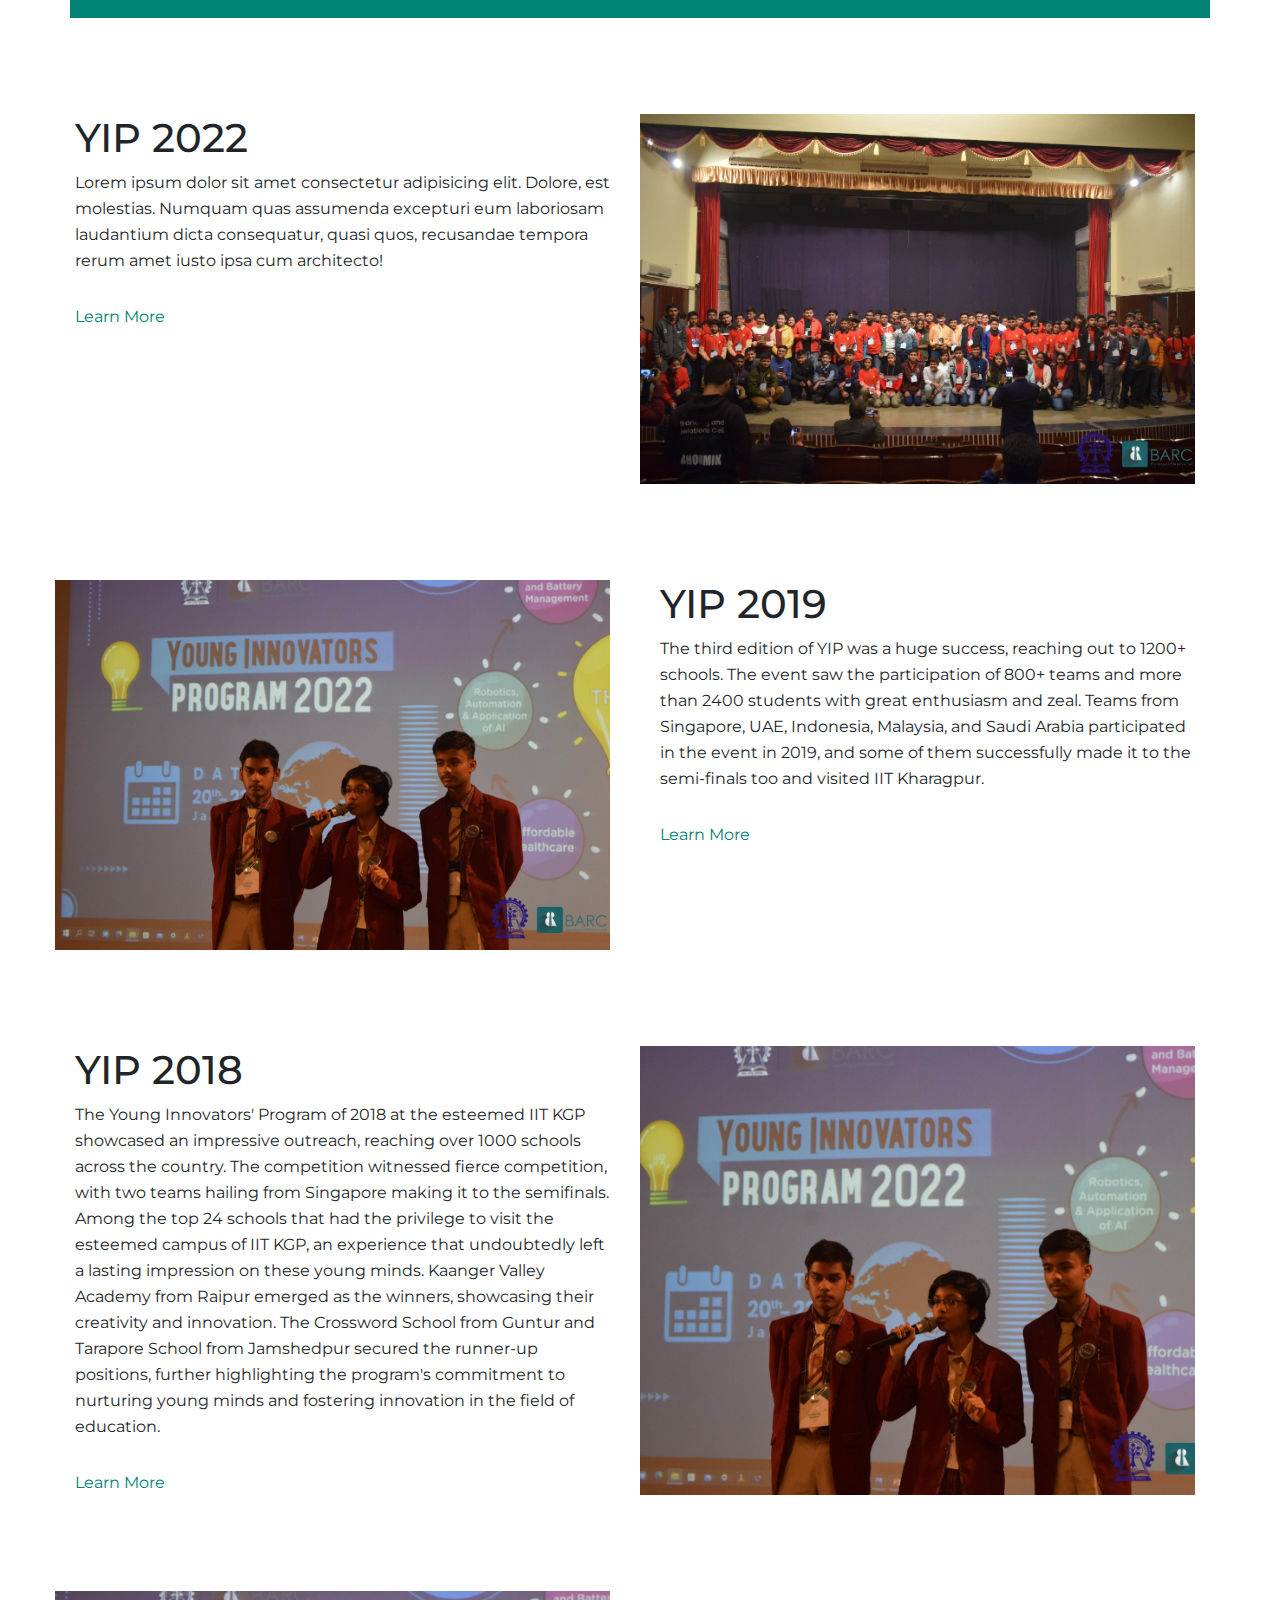
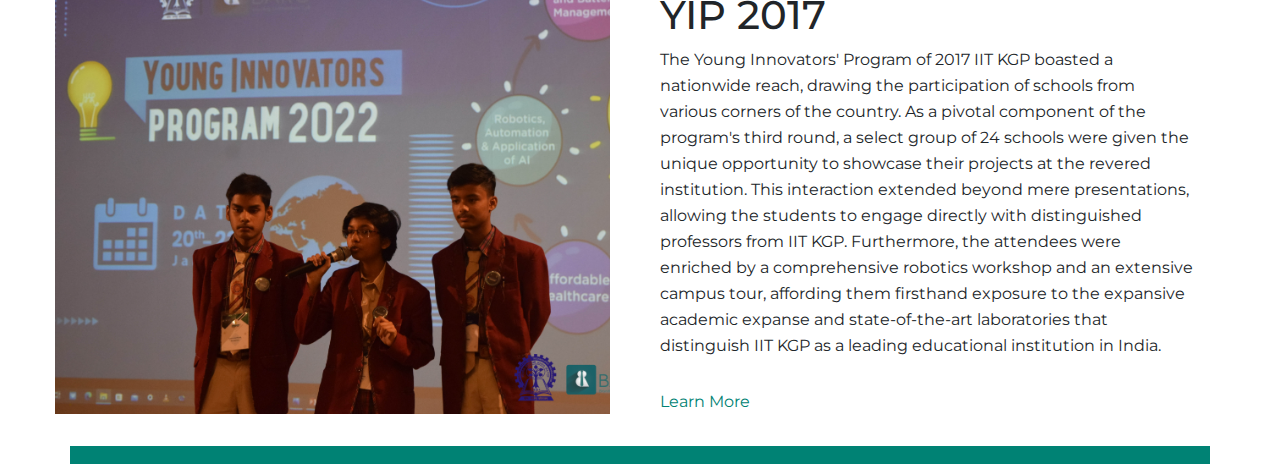
<file: main_yip/prevyip.html>
<!DOCTYPE html>
<html lang="en">

<head>
    <meta charset="UTF-8">
    <meta name="viewport" content="width=device-width, initial-scale=1.0">
    <title>Document</title>
    <link rel="stylesheet" href="https://maxcdn.bootstrapcdn.com/bootstrap/4.5.2/css/bootstrap.min.css">
    <script src="https://ajax.googleapis.com/ajax/libs/jquery/3.5.1/jquery.min.js"></script>
    <script src="https://cdnjs.cloudflare.com/ajax/libs/popper.js/1.16.0/umd/popper.min.js"></script>
    <script src="https://maxcdn.bootstrapcdn.com/bootstrap/4.5.2/js/bootstrap.min.js"></script>
    <style>
        @import url("https://fonts.googleapis.com/css2?family=Montserrat:wght@300;500&display=swap");

        * {
            margin: 0;
            padding: 0;
            box-sizing: border-box;
        }

        .top_prev {
            height: 2vh;
            width: 100%;
            background-color: #008274;
        }

        .bot_prev {
            height: 2vh;
            width: 100%;
            background-color: #008274;
            margin-top: 2rem;
        }

        body {
            font-family: "Montserrat";
            width: 100%;
            min-height: 100vh;
            display: grid;
            place-items: center;
        }

        .row {
            width: 100%;
            max-width: 1170px;
            display: grid;
            grid-template-columns: repeat(2, 1fr);
            grid-gap: 50px 30px;
            margin-top: 6rem;
        }

        .row .left {
            overflow: hidden;
        }

        .row .left img {
            width: 100%;
            height: 100%;
            object-fit: cover;
        }

        .right img {
            width: 100%;
            height: 100%;
            object-fit: cover;
        }

        .row .right {
            display: flex;
            /* align-items: center; */
        }

        .content {
            padding-left: 20px;
        }

        .content p {
            font-size: 16px;
            line-height: 26px;
            padding-bottom: 15px;
        }

        a {
            color: #008274;
        }

        @media (max-width: 991px) {
            .row .right .content {
                padding-left: 0px;
            }
        }

        @media(max-width: 768px) {
            .row {
                width: 100%;
                grid-template-columns: 1fr;
            }
        }
    </style>
</head>

<body>
    <section>
        <div class="top_prev"></div>
        <div class="row ">
            <div class="left">
                <div class="content">
                    <h1>
                        YIP 2022
                    </h1>
                    <p>
                        Lorem ipsum dolor sit amet consectetur adipisicing elit. Dolore, est molestias. Numquam quas
                        assumenda excepturi eum laboriosam laudantium dicta consequatur, quasi quos, recusandae tempora
                        rerum amet iusto ipsa cum architecto!
                    </p>
                    <a href="./assets/yip19.pdf" target="_blank">Learn More</a>
                </div>
            </div>
            <div class="right">
                <img src="./assets/yip_22.jpeg">

            </div>
        </div>
        <div class="row">
            <div class="left">
                <img src="./assets/Img1.jpg">
            </div>
            <div class="right">
                <div class="content">
                    <h1>
                        YIP 2019
                    </h1>
                    <p>
                        The third edition of YIP was a huge success, reaching out to 1200+ schools. The event saw the
                        participation of 800+ teams and more than 2400 students with great enthusiasm and zeal. Teams
                        from Singapore, UAE, Indonesia, Malaysia, and Saudi Arabia participated in the event in 2019,
                        and some of them successfully made it to the semi-finals too and visited IIT Kharagpur.
                    </p>
                    <a href="./assets/yip19.pdf" target="_blank">Learn More</a>
                </div>
            </div>
        </div>
        <div class="row">
            <div class="left">
                <div class="content">
                    <h1>
                        YIP 2018
                    </h1>
                    <p>
                        The Young Innovators' Program of 2018 at the esteemed IIT KGP showcased an impressive outreach,
                        reaching over 1000 schools across the country. The competition witnessed fierce competition,
                        with two teams hailing from Singapore making it to the semifinals. Among the top 24 schools that
                        had the privilege to visit the esteemed campus of IIT KGP, an experience that undoubtedly left a
                        lasting impression on these young minds. Kaanger Valley Academy from Raipur emerged as the
                        winners, showcasing their creativity and innovation. The Crossword School from Guntur and
                        Tarapore School from Jamshedpur secured the runner-up positions, further highlighting the
                        program's commitment to nurturing young minds and fostering innovation in the field of
                        education.
                    </p>
                    <a href="./assets/yip18.pdf" target="_blank">Learn More</a>
                </div>
            </div>
            <div class="right">
                <img src="./assets/Img1.jpg">

            </div>
        </div>
        <div class="row">
            <div class="left">
                <img src="./assets/Img1.jpg">
            </div>
            <div class="right">
                <div class="content">
                    <h1>
                        YIP 2017
                    </h1>
                    <p>
                        The Young Innovators' Program of 2017 IIT KGP boasted a nationwide reach, drawing the
                        participation of schools from various corners of the country. As a pivotal component of the
                        program's third round, a select group of 24 schools were given the unique opportunity to
                        showcase their projects at the revered institution. This interaction extended beyond mere
                        presentations, allowing the students to engage directly with distinguished professors from IIT
                        KGP. Furthermore, the attendees were enriched by a comprehensive robotics workshop and an
                        extensive campus tour, affording them firsthand exposure to the expansive academic expanse and
                        state-of-the-art laboratories that distinguish IIT KGP as a leading educational institution in
                        India.
                    </p>
                    <a href="./assets/yip17.pdf" target="_blank">Learn More</a>
                </div>
            </div>
        </div>
        <div class="bot_prev"></div>

    </section>
</body>

</html>
</file>
